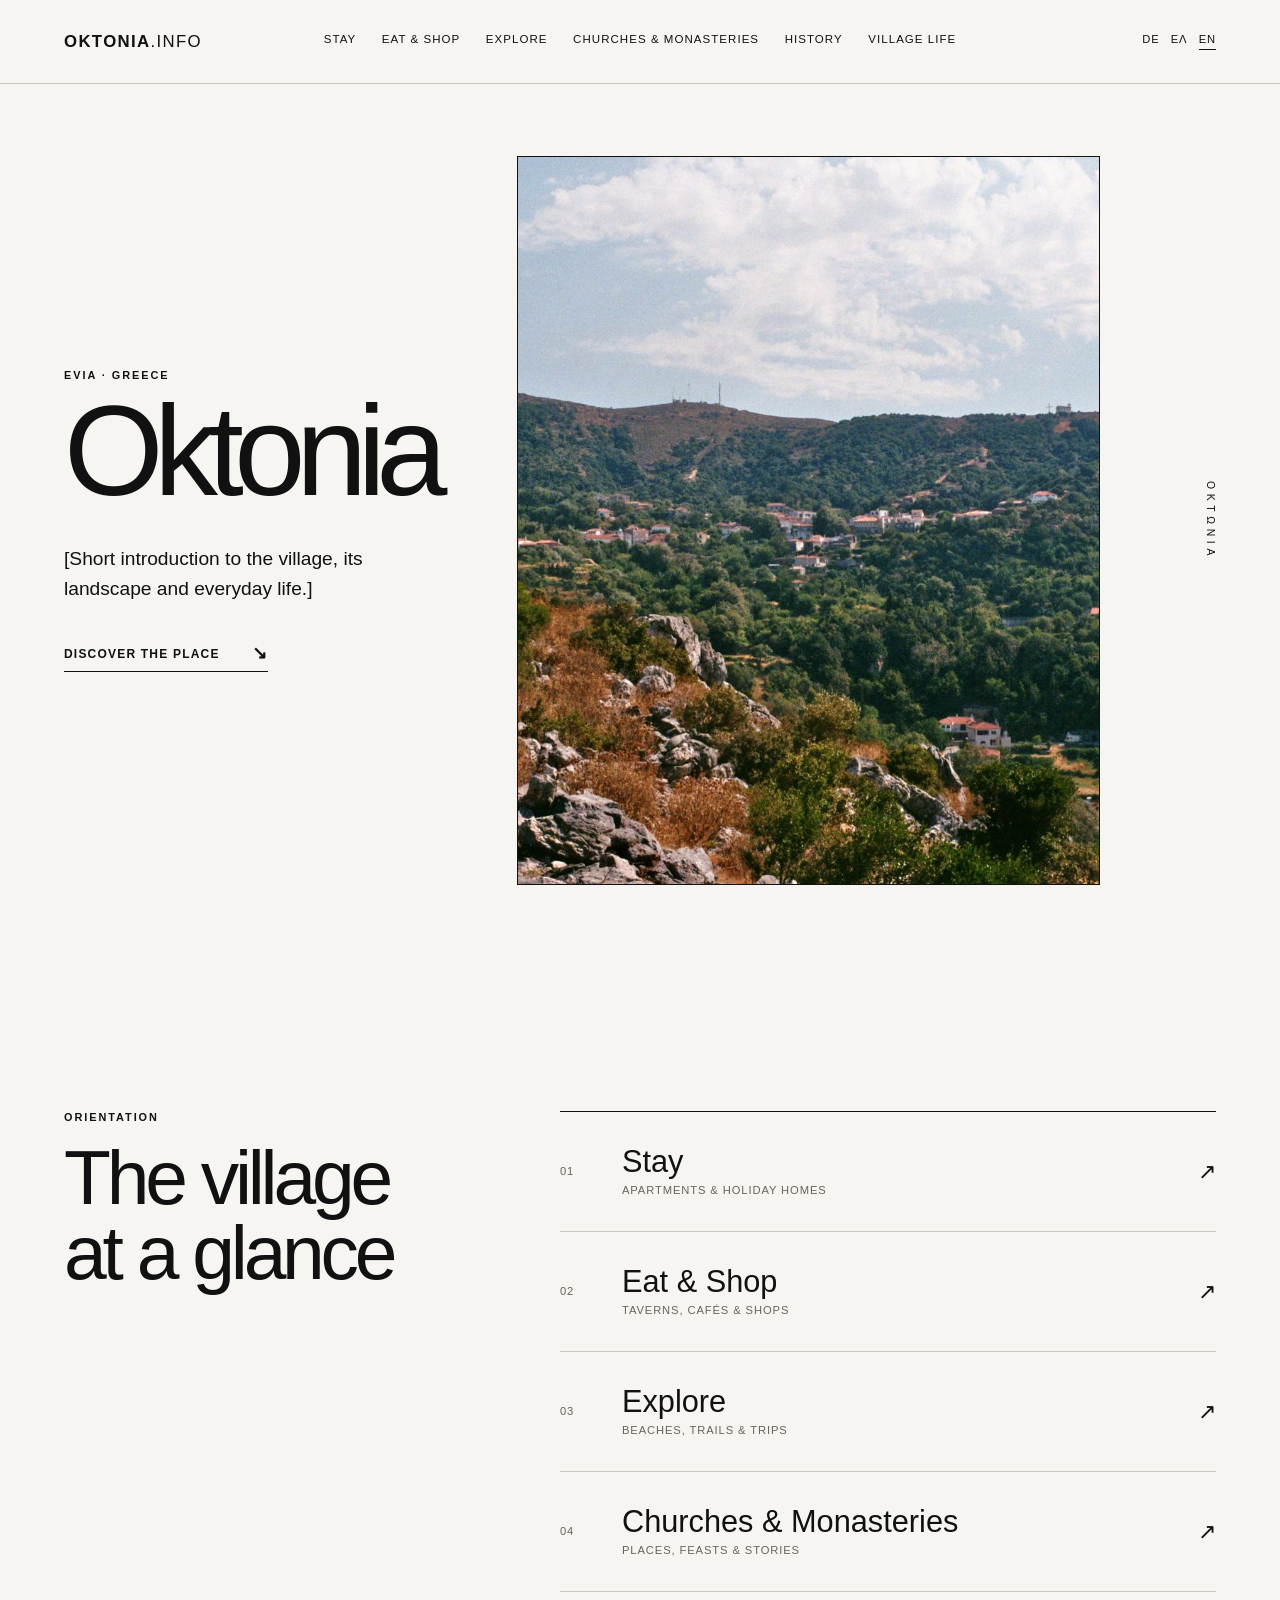
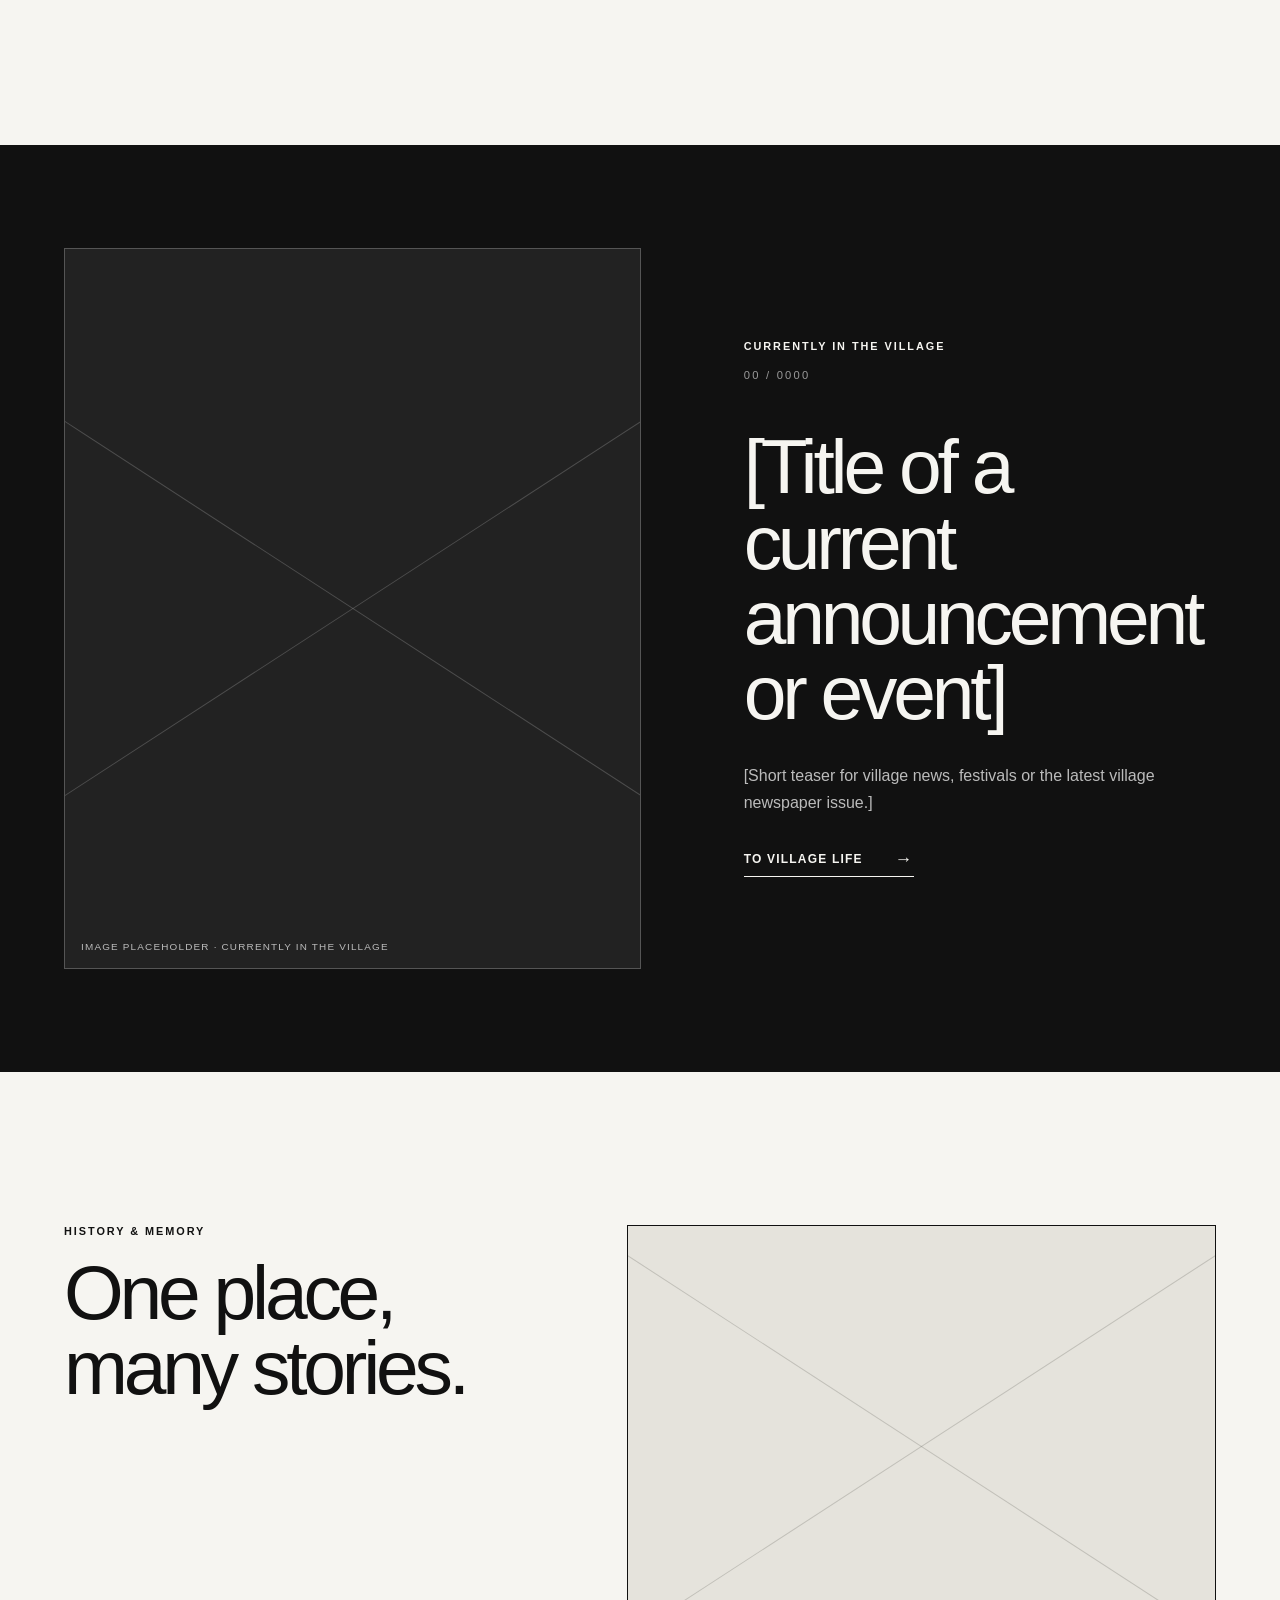
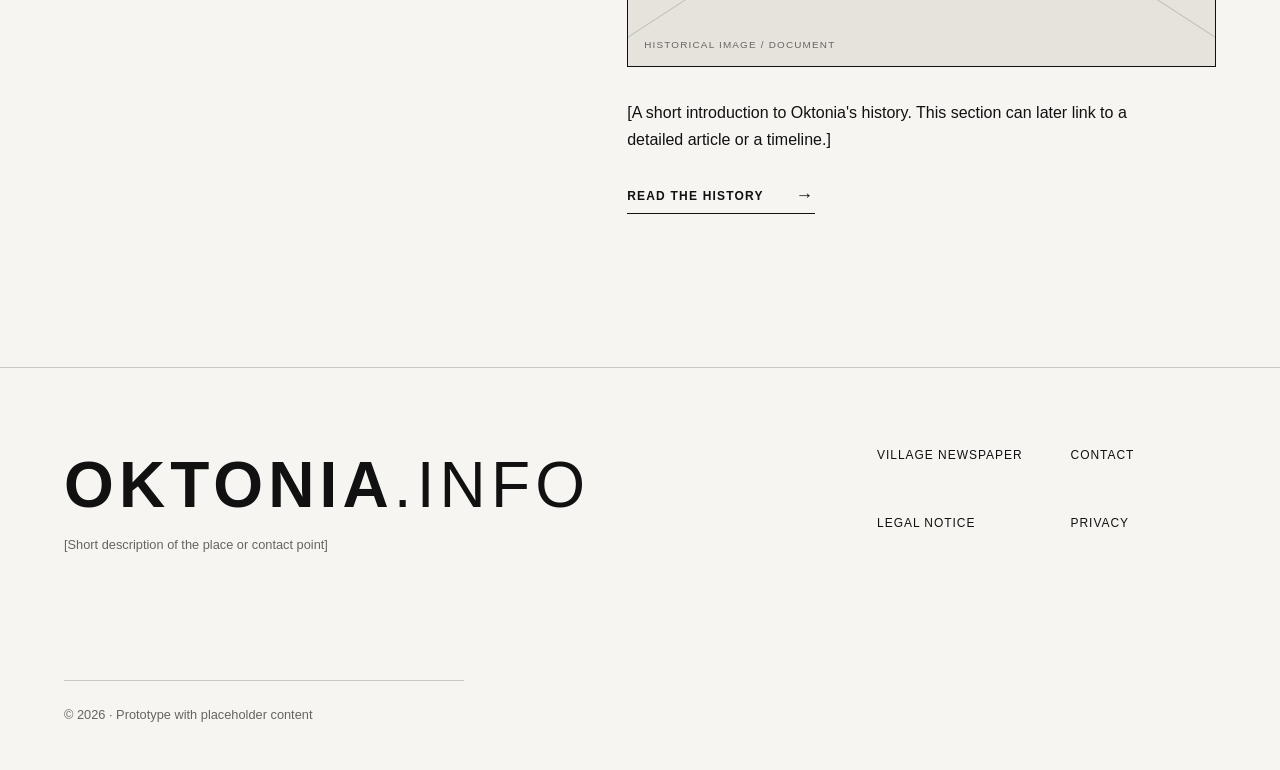
<file: index.html>
<!doctype html>
<html lang="de">
<head>
  <meta charset="utf-8">
  <meta name="viewport" content="width=device-width, initial-scale=1">
  <meta name="description" content="Informationen, Orte und Geschichten aus Oktonia." data-i18n-content="meta.description">
  <title>Oktonia.info</title>
  <link rel="stylesheet" href="styles.css">
  <script src="script.js" defer></script>
</head>
<body>
  <header class="site-header">
    <a class="wordmark" href="/" aria-label="Oktonia Startseite" data-i18n-aria="header.homeAria">OKTONIA<span>.INFO</span></a>
    <button class="menu-button" type="button" aria-expanded="false" aria-controls="main-nav" data-i18n="menu.button">Menü</button>
    <nav id="main-nav" aria-label="Hauptnavigation">
      <a href="bereich.html?seite=uebernachten" data-i18n="nav.uebernachten">Übernachten</a>
      <a href="bereich.html?seite=essen-einkaufen" data-i18n="nav.essen">Essen &amp; Einkaufen</a>
      <a href="bereich.html?seite=entdecken" data-i18n="nav.entdecken">Entdecken</a>
      <a href="bereich.html?seite=kirchen-kloester" data-i18n="nav.kirchen">Kirchen &amp; Klöster</a>
      <a href="bereich.html?seite=geschichte" data-i18n="nav.geschichte">Geschichte</a>
      <a href="bereich.html?seite=dorfleben" data-i18n="nav.dorfleben">Dorfleben</a>
    </nav>
    <div class="languages" aria-label="Sprache wählen" data-i18n-aria="languagesAria"><a class="active" href="#" data-lang="de">DE</a><a href="#" data-lang="el">ΕΛ</a><a href="#" data-lang="en">EN</a></div>
  </header>

  <main>
    <section class="hero-grid page-grid">
      <div class="hero-copy">
        <p class="eyebrow" data-i18n="hero.eyebrow">Εύβοια · Ελλάδα</p>
        <h1>Oktonia</h1>
        <p class="hero-intro" data-i18n="hero.intro">[Kurze Einführung in das Dorf, seine Landschaft und das Leben vor Ort.]</p>
        <a class="text-link" href="#ort-entdecken"><span class="link-label" data-i18n="hero.cta">Ort entdecken</span> <span>↘</span></a>
      </div>
      <div class="image-placeholder portrait hero-image photo-filled"><img src="assets/images/hero-oktonia-dorfblick.jpg" alt="Blick über Oktonia: Dorf zwischen Bergen, umgeben von Wald" data-i18n-alt="hero.imageAlt" loading="eager"></div>
      <p class="vertical-word" aria-hidden="true">ΟΚΤΩΝΙΑ</p>
    </section>

    <section id="ort-entdecken" class="section page-grid">
      <div class="section-heading"><p class="eyebrow" data-i18n="orientation.eyebrow">Orientierung</p><h2 data-i18n-html="orientation.heading">Das Dorf<br>auf einen Blick</h2></div>
      <div class="category-list">
        <a class="category-row" href="bereich.html?seite=uebernachten"><span class="category-number">01</span><span><strong data-i18n="cat.uebernachten.title">Übernachten</strong><small data-i18n="cat.uebernachten.desc">Apartments &amp; Ferienhäuser</small></span><span class="category-arrow">↗</span></a>
        <a class="category-row" href="bereich.html?seite=essen-einkaufen"><span class="category-number">02</span><span><strong data-i18n="cat.essen.title">Essen &amp; Einkaufen</strong><small data-i18n="cat.essen.desc">Tavernen, Cafés &amp; Geschäfte</small></span><span class="category-arrow">↗</span></a>
        <a class="category-row" href="bereich.html?seite=entdecken"><span class="category-number">03</span><span><strong data-i18n="cat.entdecken.title">Entdecken</strong><small data-i18n="cat.entdecken.desc">Strände, Wege &amp; Ausflüge</small></span><span class="category-arrow">↗</span></a>
        <a class="category-row" href="bereich.html?seite=kirchen-kloester"><span class="category-number">04</span><span><strong data-i18n="cat.kirchen.title">Kirchen &amp; Klöster</strong><small data-i18n="cat.kirchen.desc">Orte, Feste &amp; Geschichten</small></span><span class="category-arrow">↗</span></a>
      </div>
    </section>

    <section class="feature page-grid inverted">
      <div class="image-placeholder portrait dark" role="img" aria-label="Aktuell im Dorf Platzhalter" data-i18n-aria="feature.imageAria"><span class="placeholder-cross"></span><span data-i18n="feature.imageCaption">Bildplatzhalter · Aktuell im Dorf</span></div>
      <div class="feature-copy"><p class="eyebrow" data-i18n="feature.eyebrow">Aktuell im Dorf</p><p class="issue">00 / 0000</p><h2 data-i18n="feature.title">[Titel einer aktuellen Meldung oder Veranstaltung]</h2><p data-i18n="feature.teaser">[Kurzer Teaser für Dorfnachrichten, Feste oder die neueste Ausgabe der Dorfzeitung.]</p><a class="text-link light" href="bereich.html?seite=dorfleben"><span class="link-label" data-i18n="feature.cta">Zum Dorfleben</span> <span>→</span></a></div>
    </section>

    <section class="editorial page-grid">
      <div><p class="eyebrow" data-i18n="editorial.eyebrow">Geschichte &amp; Erinnerung</p><h2 data-i18n-html="editorial.heading">Ein Ort,<br>viele Geschichten.</h2></div>
      <div class="editorial-content"><div class="image-placeholder landscape" role="img" aria-label="Historisches Bild Platzhalter" data-i18n-aria="editorial.imageAria"><span class="placeholder-cross"></span><span data-i18n="editorial.imageCaption">Historisches Bild / Dokument</span></div><p data-i18n="editorial.text">[Ein kurzer Einstieg in die Geschichte Oktonias. Dieser Bereich kann später auf einen ausführlichen Beitrag oder eine Zeitleiste verweisen.]</p><a class="text-link" href="bereich.html?seite=geschichte"><span class="link-label" data-i18n="editorial.cta">Geschichte lesen</span> <span>→</span></a></div>
    </section>
  </main>

  <footer class="site-footer page-grid">
    <div><a class="wordmark footer-mark" href="/">OKTONIA<span>.INFO</span></a><p data-i18n="footer.tagline">[Kurze Ortsbeschreibung oder Kontaktstelle]</p></div>
    <div class="footer-links"><a href="bereich.html?seite=dorfleben" data-i18n="footer.dorfzeitung">Dorfzeitung</a><a href="#" data-i18n="footer.kontakt">Kontakt</a><a href="#" data-i18n="footer.impressum">Impressum</a><a href="#" data-i18n="footer.datenschutz">Datenschutz</a></div>
    <p class="footer-meta" data-i18n="footer.meta">© 2026 · Prototyp mit Platzhalterinhalten</p>
  </footer>
</body>
</html>
</file>
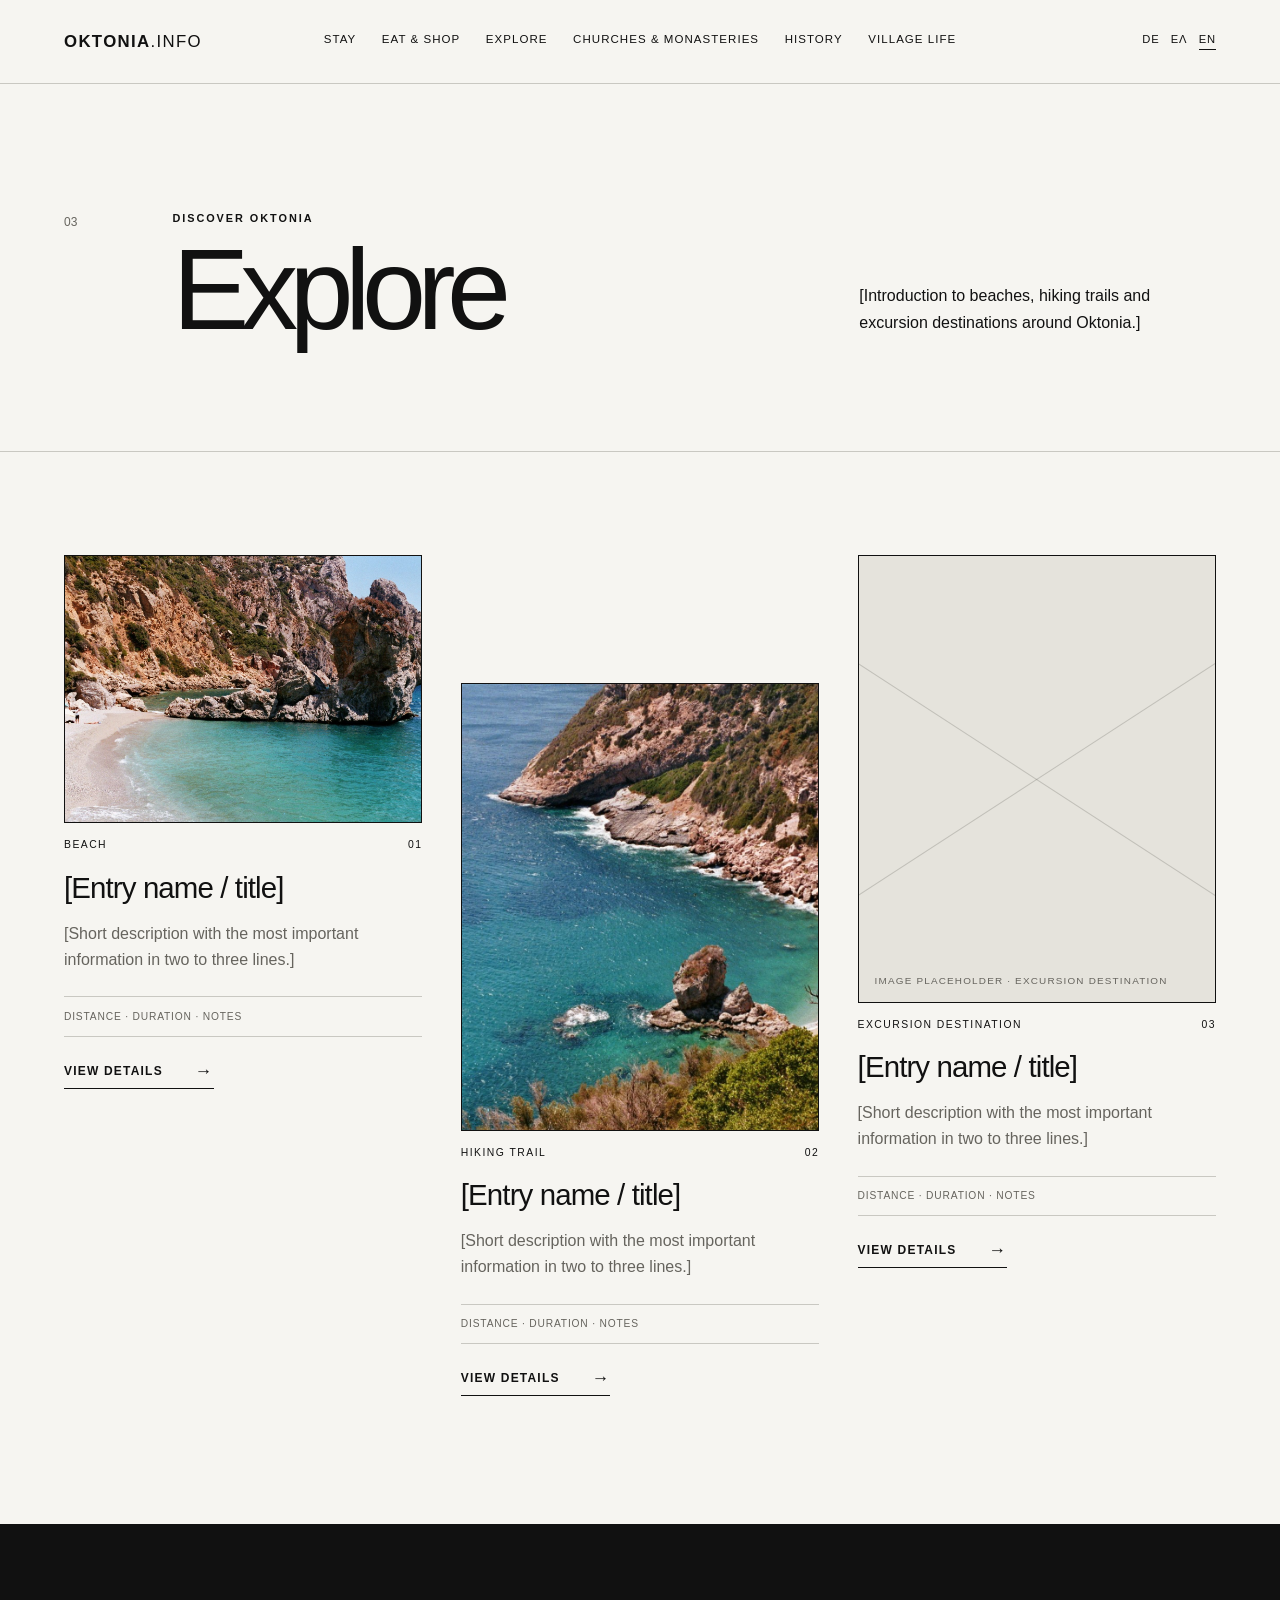
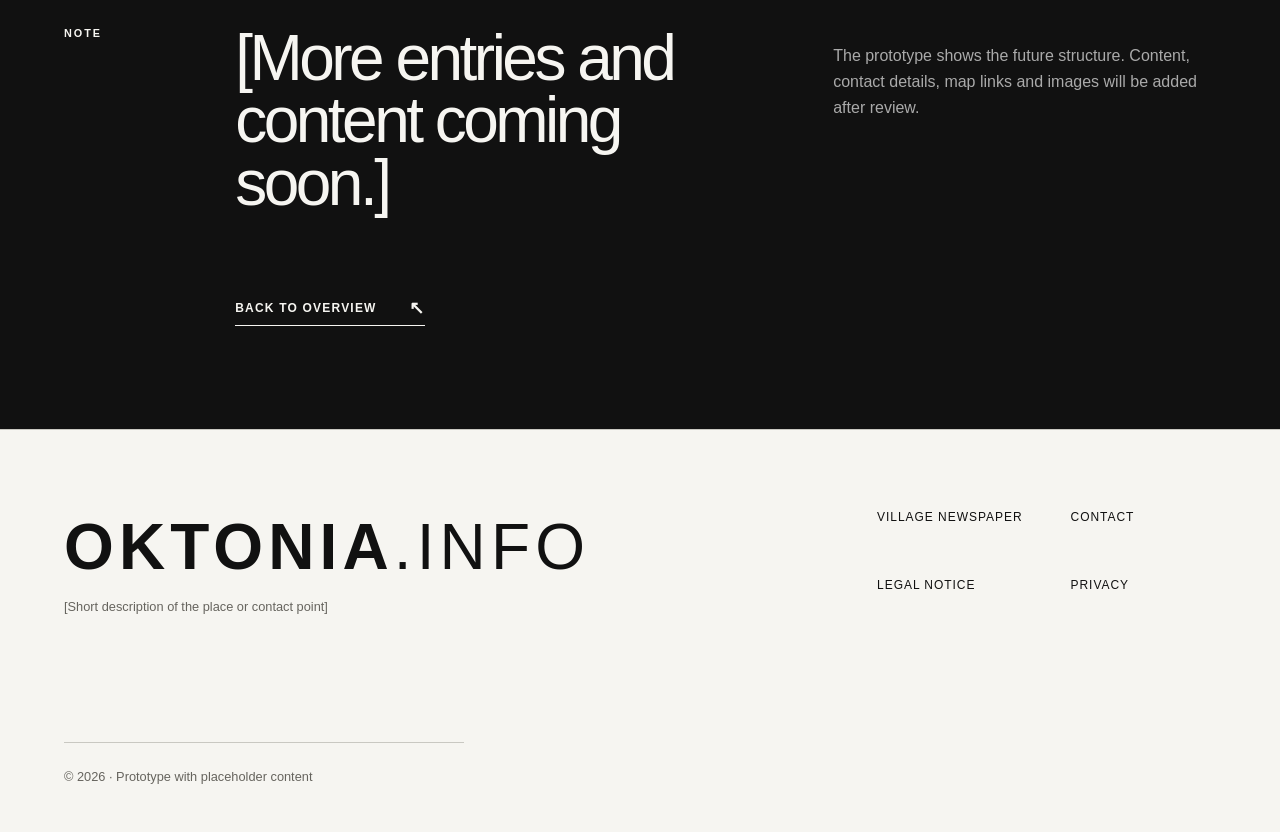
<file: bereich.html>
<!doctype html>
<html lang="de">
<head>
  <meta charset="utf-8">
  <meta name="viewport" content="width=device-width, initial-scale=1">
  <meta name="description" content="Bereich der Website Oktonia.info" data-i18n-content="meta.description">
  <title>Bereich · Oktonia.info</title>
  <link rel="stylesheet" href="styles.css">
  <script src="script.js" defer></script>
</head>
<body data-section-page>
  <header class="site-header">
    <a class="wordmark" href="/" aria-label="Oktonia Startseite" data-i18n-aria="header.homeAria">OKTONIA<span>.INFO</span></a>
    <button class="menu-button" type="button" aria-expanded="false" aria-controls="main-nav" data-i18n="menu.button">Menü</button>
    <nav id="main-nav" aria-label="Hauptnavigation">
      <a href="bereich.html?seite=uebernachten" data-i18n="nav.uebernachten">Übernachten</a><a href="bereich.html?seite=essen-einkaufen" data-i18n="nav.essen">Essen &amp; Einkaufen</a><a href="bereich.html?seite=entdecken" data-i18n="nav.entdecken">Entdecken</a><a href="bereich.html?seite=kirchen-kloester" data-i18n="nav.kirchen">Kirchen &amp; Klöster</a><a href="bereich.html?seite=geschichte" data-i18n="nav.geschichte">Geschichte</a><a href="bereich.html?seite=dorfleben" data-i18n="nav.dorfleben">Dorfleben</a>
    </nav>
    <div class="languages" aria-label="Sprache wählen" data-i18n-aria="languagesAria"><a class="active" href="#" data-lang="de">DE</a><a href="#" data-lang="el">ΕΛ</a><a href="#" data-lang="en">EN</a></div>
  </header>
  <main>
    <section class="page-hero page-grid"><p class="page-index" data-index>00</p><div><p class="eyebrow" data-i18n="page.eyebrow">Oktonia entdecken</p><h1 data-title>Bereich</h1></div><p class="page-intro" data-intro>[Einführung folgt.]</p></section>
    <section class="listing-grid page-grid" data-listings></section>
    <section class="page-cta page-grid inverted"><p class="eyebrow" data-i18n="hint.eyebrow">Hinweis</p><h2 data-i18n="hint.heading">[Weitere Einträge und Inhalte folgen.]</h2><p data-i18n="hint.text">Der Prototyp zeigt die spätere Struktur. Inhalte, Kontaktdaten, Kartenlinks und Bilder werden nach Prüfung ergänzt.</p><a class="text-link light" href="/"><span class="link-label" data-i18n="hint.cta">Zurück zur Übersicht</span> <span>↖</span></a></section>
  </main>
  <footer class="site-footer page-grid"><div><a class="wordmark footer-mark" href="/">OKTONIA<span>.INFO</span></a><p data-i18n="footer.tagline">[Kurze Ortsbeschreibung oder Kontaktstelle]</p></div><div class="footer-links"><a href="bereich.html?seite=dorfleben" data-i18n="footer.dorfzeitung">Dorfzeitung</a><a href="#" data-i18n="footer.kontakt">Kontakt</a><a href="#" data-i18n="footer.impressum">Impressum</a><a href="#" data-i18n="footer.datenschutz">Datenschutz</a></div><p class="footer-meta" data-i18n="footer.meta">© 2026 · Prototyp mit Platzhalterinhalten</p></footer>
</body>
</html>
</file>
<file: styles.css>
:root { --ink:#111; --paper:#f6f5f1; --line:#c9c8c2; --soft:#e5e3dc; --muted:#66645e; }
* { box-sizing:border-box; }
html { scroll-behavior:smooth; }
body { margin:0; background:var(--paper); color:var(--ink); font-family:Arial,Helvetica,sans-serif; -webkit-font-smoothing:antialiased; }
a { color:inherit; text-decoration:none; }
a:focus-visible { outline:2px solid currentColor; outline-offset:5px; }
.site-shell { min-height:100vh; overflow:hidden; }
.page-grid { padding-left:clamp(1.25rem,5vw,5.5rem); padding-right:clamp(1.25rem,5vw,5.5rem); }
.site-header { min-height:84px; padding:1.25rem clamp(1.25rem,5vw,5.5rem); border-bottom:1px solid var(--line); display:grid; grid-template-columns:1fr auto 1fr; align-items:center; gap:2rem; position:relative; z-index:10; }
.wordmark { font-size:1.05rem; font-weight:800; letter-spacing:.08em; }
.wordmark span { font-weight:400; }
.site-header nav { display:flex; gap:clamp(1rem,2vw,2.2rem); font-size:.72rem; text-transform:uppercase; letter-spacing:.09em; }
.site-header nav a,.languages a { padding-bottom:.3rem; border-bottom:1px solid transparent; }
.site-header nav a:hover,.languages a:hover,.languages .active { border-color:currentColor; }
.languages { justify-self:end; display:flex; gap:.7rem; font-size:.7rem; letter-spacing:.08em; }
.menu-button { display:none; border:0; background:none; padding:.5rem 0; color:inherit; font:inherit; font-size:.7rem; letter-spacing:.1em; text-transform:uppercase; cursor:pointer; }
.eyebrow { margin:0 0 1.1rem; font-size:.68rem; font-weight:700; letter-spacing:.18em; text-transform:uppercase; }
.hero-grid { min-height:calc(100svh - 84px); display:grid; grid-template-columns:minmax(0,.8fr) minmax(420px,1.2fr) 52px; gap:clamp(2rem,5vw,6rem); align-items:center; padding-top:clamp(3rem,8vh,7rem); padding-bottom:clamp(3rem,8vh,7rem); }
.hero-copy h1,.page-hero h1 { margin:0; font-size:clamp(4.5rem,10vw,10rem); line-height:.82; letter-spacing:-.075em; font-weight:500; }
.hero-intro { max-width:32rem; margin:2.5rem 0; font-size:clamp(1rem,1.5vw,1.3rem); line-height:1.55; }
.vertical-word { writing-mode:vertical-rl; margin:0; font-size:.65rem; letter-spacing:.45em; justify-self:end; }
.text-link { display:inline-flex; align-items:center; gap:2rem; padding-bottom:.4rem; border-bottom:1px solid currentColor; font-size:.75rem; font-weight:700; letter-spacing:.1em; text-transform:uppercase; }
.text-link span { font-size:1.1rem; }
.text-link span.link-label { font-size:inherit; }
.image-placeholder { min-height:360px; position:relative; border:1px solid var(--ink); background:var(--soft); display:flex; align-items:flex-end; padding:1rem; overflow:hidden; color:var(--muted); font-size:.62rem; letter-spacing:.12em; text-transform:uppercase; }
.image-placeholder.square { aspect-ratio:1; min-height:0; }
.image-placeholder.landscape { aspect-ratio:4/3; min-height:0; }
.image-placeholder.portrait { aspect-ratio:4/5; min-height:0; }
.placeholder-cross::before,.placeholder-cross::after { content:""; position:absolute; top:50%; left:-15%; width:130%; height:1px; background:currentColor; opacity:.28; }
.placeholder-cross::before { transform:rotate(33deg); }
.placeholder-cross::after { transform:rotate(-33deg); }
.image-placeholder.dark { background:#222; border-color:#555; color:#bcbcbc; }
.image-placeholder.photo-filled { padding:0; }
.image-placeholder.photo-filled img { display:block; width:100%; height:100%; object-fit:cover; }
.section { padding-top:clamp(6rem,12vw,11rem); padding-bottom:clamp(6rem,12vw,11rem); display:grid; grid-template-columns:.75fr 1.25fr; gap:8vw; }
.section-heading h2,.feature h2,.editorial h2,.page-cta h2 { margin:0; font-size:clamp(2.7rem,6vw,6rem); line-height:.98; letter-spacing:-.055em; font-weight:500; }
.category-list { border-top:1px solid var(--ink); }
.category-row { display:grid; grid-template-columns:46px 1fr auto; align-items:center; gap:1rem; min-height:120px; border-bottom:1px solid var(--line); transition:padding .2s ease,background .2s ease; }
.category-row:hover { padding-left:1rem; background:#fff; }
.category-row strong { display:block; font-size:clamp(1.3rem,2.4vw,2.2rem); font-weight:500; }
.category-row small,.category-number { color:var(--muted); font-size:.7rem; letter-spacing:.08em; text-transform:uppercase; }
.category-arrow { font-size:1.4rem; }
.inverted { background:var(--ink); color:var(--paper); }
.feature { padding-top:clamp(4rem,8vw,8rem); padding-bottom:clamp(4rem,8vw,8rem); display:grid; grid-template-columns:1.1fr .9fr; gap:8vw; align-items:center; }
.feature-copy { max-width:37rem; }
.feature-copy .issue { margin:0 0 3rem; color:#999; font-size:.7rem; letter-spacing:.2em; }
.feature-copy>p:not(.eyebrow):not(.issue) { margin:2rem 0; line-height:1.7; color:#bbb; max-width:31rem; }
.text-link.light { color:var(--paper); }
.editorial { padding-top:clamp(6rem,12vw,11rem); padding-bottom:clamp(6rem,12vw,11rem); display:grid; grid-template-columns:.85fr 1.15fr; gap:10vw; }
.editorial-content { max-width:48rem; }
.editorial-content>p { max-width:35rem; margin:2rem 0; line-height:1.7; }
.page-hero { padding-top:clamp(5rem,10vw,10rem); padding-bottom:clamp(5rem,9vw,9rem); display:grid; grid-template-columns:70px 1fr .55fr; gap:3vw; align-items:end; border-bottom:1px solid var(--line); }
.page-index { align-self:start; margin:.2rem 0 0; color:var(--muted); font-size:.75rem; }
.page-hero h1 { font-size:clamp(3.7rem,9vw,8rem); }
.page-intro { max-width:28rem; margin:0; line-height:1.65; }
.listing-grid { padding-top:clamp(4rem,8vw,8rem); padding-bottom:clamp(5rem,10vw,10rem); display:grid; grid-template-columns:repeat(3,1fr); gap:clamp(1.5rem,3vw,3rem); align-items:start; }
.listing-card:nth-child(2) { margin-top:8rem; }
.listing-card h2 { margin:1.3rem 0 .8rem; font-size:clamp(1.5rem,2.3vw,2.3rem); font-weight:500; letter-spacing:-.03em; }
.listing-card>p { color:var(--muted); line-height:1.6; }
.listing-topline { display:flex; justify-content:space-between; margin-top:1rem; font-size:.65rem; text-transform:uppercase; letter-spacing:.14em; }
.listing-meta { border-top:1px solid var(--line); border-bottom:1px solid var(--line); margin:1.5rem 0; padding:.85rem 0; color:var(--muted); font-size:.64rem; letter-spacing:.08em; text-transform:uppercase; }
.page-cta { padding-top:clamp(4rem,8vw,8rem); padding-bottom:clamp(4rem,8vw,8rem); display:grid; grid-template-columns:120px 1fr .7fr; gap:4vw; align-items:start; }
.page-cta h2 { font-size:clamp(2.4rem,5vw,5rem); }
.page-cta>p:not(.eyebrow) { max-width:30rem; color:#aaa; line-height:1.65; }
.page-cta .text-link { grid-column:2; margin-top:2rem; justify-self:start; }
.site-footer { padding-top:5rem; padding-bottom:2rem; display:grid; grid-template-columns:1fr 1fr; gap:4rem; border-top:1px solid var(--line); }
.footer-mark { font-size:clamp(2rem,5vw,4rem); }
.site-footer p { color:var(--muted); max-width:25rem; font-size:.8rem; line-height:1.6; }
.footer-links { justify-self:end; display:grid; grid-template-columns:repeat(2,minmax(120px,1fr)); gap:1rem 3rem; font-size:.75rem; text-transform:uppercase; letter-spacing:.08em; }
.footer-meta { grid-column:1/-1; border-top:1px solid var(--line); padding-top:1.5rem; margin-top:3rem; }
@media (max-width:1050px) {
  .site-header { grid-template-columns:1fr auto; }
  .site-header nav { grid-column:1/-1; grid-row:2; overflow-x:auto; padding-top:.6rem; padding-bottom:.25rem; white-space:nowrap; border-top:1px solid var(--line); }
  .hero-grid { min-height:auto; grid-template-columns:1fr 1fr; }
  .vertical-word { display:none; }
  .page-hero { grid-template-columns:50px 1fr; }
  .page-intro { grid-column:2; margin-top:2rem; }
  .page-cta { grid-template-columns:1fr 2fr; }
  .page-cta>p:not(.eyebrow) { grid-column:2; }
}
@media (max-width:720px) {
  .site-header { min-height:74px; padding-top:1rem; padding-bottom:1rem; }
  .menu-button { display:block; justify-self:end; }
  .languages { display:none; }
  .site-header nav { display:none; grid-column:1/-1; gap:0; border-top:1px solid var(--line); }
  .site-header nav.open { display:grid; }
  .site-header nav a { padding:1rem 0; border-bottom:1px solid var(--line); }
  .hero-grid { grid-template-columns:1fr; gap:3rem; padding-top:4rem; }
  .hero-copy h1 { font-size:clamp(4.4rem,22vw,7rem); }
  .hero-image { min-height:0; aspect-ratio:4/5; }
  .section,.feature,.editorial { grid-template-columns:1fr; }
  .section { gap:4rem; }
  .page-hero { grid-template-columns:1fr; gap:1.5rem; }
  .page-index,.page-intro { grid-column:1; }
  .listing-grid { grid-template-columns:1fr; }
  .listing-card:nth-child(2) { margin-top:0; }
  .listing-card .image-placeholder { aspect-ratio:4/3; }
  .page-cta { grid-template-columns:1fr; }
  .page-cta>p:not(.eyebrow),.page-cta .text-link { grid-column:1; }
  .site-footer { grid-template-columns:1fr; }
  .footer-links { justify-self:start; }
}
@media (prefers-reduced-motion:reduce) { html { scroll-behavior:auto; } *,*::before,*::after { transition-duration:.01ms!important; } }
</file>
